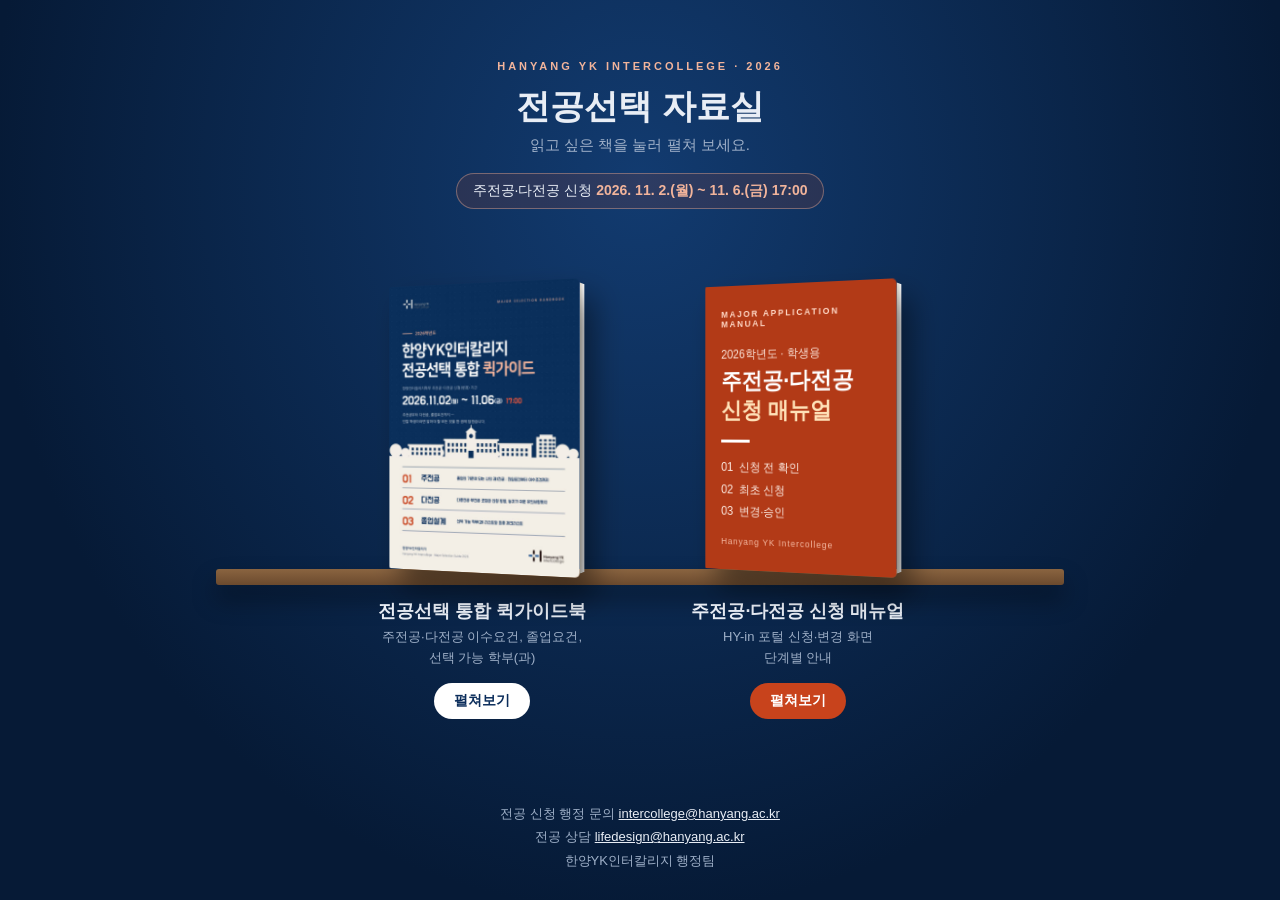
<file: index.html>
<!DOCTYPE html>
<html lang="ko">
<head>
<meta charset="UTF-8">
<meta name="viewport" content="width=device-width, initial-scale=1">
<title>전공선택 자료실 | 한양YK인터칼리지</title>
<meta name="description" content="2026학년도 한양YK인터칼리지 전공선택 퀵가이드북과 주전공·다전공 신청 매뉴얼">
<style>
  :root{--navy:#0B2D5B;--navy-deep:#061A36;--coral:#C8431C;--peach:#F2B49B;--ink:#E8EDF5;--muted:#9FB0C8;--shelf:#6B4A2E}
  *{box-sizing:border-box}
  body{
    margin:0;min-height:100dvh;color:var(--ink);
    background:radial-gradient(ellipse at 50% 20%,#123B70 0%,var(--navy-deep) 72%) fixed;
    font-family:'Pretendard','Apple SD Gothic Neo','Malgun Gothic','맑은 고딕',sans-serif;
    display:flex;flex-direction:column;align-items:center;
  }
  header{text-align:center;padding:56px 16px 8px}
  header small{font-size:11px;letter-spacing:3px;color:var(--peach);font-weight:700}
  header h1{margin:10px 0 8px;font-size:clamp(24px,5vw,34px);font-weight:800;line-height:1.3}
  header p{margin:0;color:var(--muted);font-size:15px}
  .period{display:inline-block;margin-top:18px;padding:8px 16px;border-radius:999px;background:rgba(200,67,28,.15);border:1px solid rgba(242,180,155,.4);font-size:14px}
  .period b{color:var(--peach)}

  .shelf{position:relative;width:100%;max-width:880px;padding:56px 16px 0;display:flex;justify-content:center;gap:clamp(28px,8vw,96px);flex-wrap:wrap}
  .book{display:block;text-decoration:none;color:inherit;width:220px;text-align:center}
  .book .obj{position:relative;height:300px;perspective:1200px;display:flex;align-items:flex-end;justify-content:center}
  .book .cover{
    position:relative;transform-style:preserve-3d;transform:rotateY(-22deg);transition:transform .45s ease;
    box-shadow:14px 18px 30px rgba(0,0,0,.45);border-radius:2px 5px 5px 2px;
  }
  .book .cover img{display:block;max-height:290px;max-width:220px;border-radius:2px 5px 5px 2px}
  /* 책등 */
  .book .cover::before{content:"";position:absolute;left:0;top:0;bottom:0;width:14px;transform:translateX(-14px) rotateY(-90deg);transform-origin:right;background:linear-gradient(90deg,#03122a,#0B2D5B)}
  /* 종이 단면 */
  .book .cover::after{content:"";position:absolute;right:0;top:4px;bottom:4px;width:16px;transform:translateX(16px) rotateY(90deg);transform-origin:left;background:repeating-linear-gradient(90deg,#fff 0 2px,#e6dfd1 2px 3px)}
  .book.manual .cover::before{background:linear-gradient(90deg,#5c1c0a,#B23A17)}
  /* 매뉴얼 원본 표지는 가로형이라 세로 책 표지를 CSS로 그립니다 */
  .css-cover{width:206px;height:290px;padding:24px 18px;text-align:left;background:#B23A17;color:#fff;border-radius:2px 5px 5px 2px;display:flex;flex-direction:column}
  .css-cover .en{font-size:9px;letter-spacing:2px;color:#FFD9C7;font-weight:700}
  .css-cover .yr{margin-top:18px;font-size:12px;color:#FBE3D8}
  .css-cover .tt{margin-top:4px;font-size:23px;line-height:1.3;font-weight:800}
  .css-cover .tt span{color:#FFE2B8}
  .css-cover .rule{width:32px;height:3px;background:#fff;margin:14px 0}
  .css-cover .toc{font-size:12px;line-height:1.9;color:#FDEDE5}
  .css-cover .ft{margin-top:auto;font-size:9px;letter-spacing:1px;color:#F4B9A2}
  .book:hover .cover,.book:focus-visible .cover{transform:rotateY(-6deg) translateY(-6px)}
  .book h2{margin:26px 0 4px;font-size:18px}
  .book p{margin:0;font-size:13px;color:var(--muted);line-height:1.6}
  .book .open{display:inline-block;margin-top:14px;padding:9px 20px;border-radius:999px;background:#fff;color:var(--navy);font-weight:700;font-size:14px}
  .book.manual .open{background:var(--coral);color:#fff}
  .plank{position:absolute;left:16px;right:16px;top:352px;height:16px;z-index:-1;background:linear-gradient(#8a6440,var(--shelf));border-radius:3px;box-shadow:0 14px 24px rgba(0,0,0,.4);pointer-events:none}

  footer{margin-top:auto;padding:40px 16px 28px;text-align:center;font-size:13px;color:var(--muted);line-height:1.8}
  footer a{color:var(--ink)}
  @media (max-width:560px){
    .plank{display:none}
    .shelf{padding-top:36px;gap:48px}
  }
</style>
</head>
<body>
  <header>
    <small>HANYANG YK INTERCOLLEGE · 2026</small>
    <h1>전공선택 자료실</h1>
    <p>읽고 싶은 책을 눌러 펼쳐 보세요.</p>
    <div class="period">주전공·다전공 신청 <b>2026. 11. 2.(월) ~ 11. 6.(금) 17:00</b></div>
  </header>

  <section class="shelf">
    <a class="book guide" href="guide.html">
      <div class="obj"><div class="cover"><img src="books/guide/cover-thumb.jpg" alt="전공선택 통합 퀵가이드 표지"></div></div>
      <h2>전공선택 통합 퀵가이드북</h2>
      <p>주전공·다전공 이수요건, 졸업요건,<br>선택 가능 학부(과)</p>
      <span class="open">펼쳐보기</span>
    </a>
    <a class="book manual" href="manual.html">
      <div class="obj"><div class="cover"><div class="css-cover" role="img" aria-label="주전공·다전공 신청 매뉴얼 표지">
        <span class="en">MAJOR APPLICATION MANUAL</span>
        <span class="yr">2026학년도 · 학생용</span>
        <span class="tt">주전공·다전공<br><span>신청 매뉴얼</span></span>
        <span class="rule"></span>
        <span class="toc">01&nbsp; 신청 전 확인<br>02&nbsp; 최초 신청<br>03&nbsp; 변경·승인</span>
        <span class="ft">Hanyang YK Intercollege</span>
      </div></div></div>
      <h2>주전공·다전공 신청 매뉴얼</h2>
      <p>HY-in 포털 신청·변경 화면<br>단계별 안내</p>
      <span class="open">펼쳐보기</span>
    </a>
    <div class="plank"></div>
  </section>

  <footer>
    전공 신청 행정 문의 <a href="mailto:intercollege@hanyang.ac.kr">intercollege@hanyang.ac.kr</a><br>
    전공 상담 <a href="mailto:lifedesign@hanyang.ac.kr">lifedesign@hanyang.ac.kr</a><br>
    한양YK인터칼리지 행정팀
  </footer>
</body>
</html>
</file>
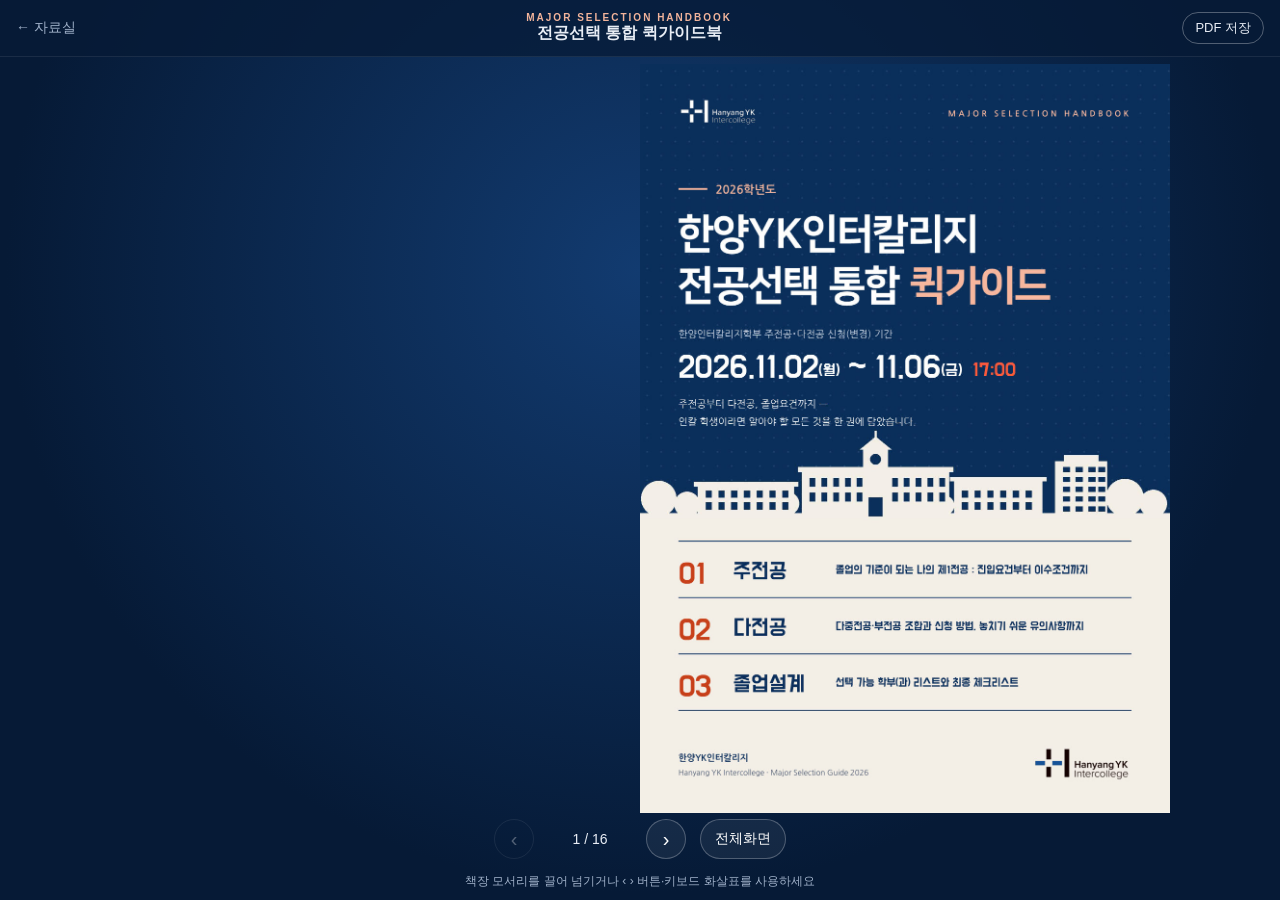
<file: guide.html>
<!DOCTYPE html>
<html lang="ko">
<head>
<meta charset="UTF-8">
<meta name="viewport" content="width=device-width, initial-scale=1">
<title>전공선택 통합 퀵가이드북 | 한양YK인터칼리지</title>
<meta name="description" content="2026학년도 한양YK인터칼리지 전공선택 통합 퀵가이드 — 주전공·다전공 이수요건과 졸업요건">
<meta property="og:title" content="2026학년도 한양YK인터칼리지 전공선택 통합 퀵가이드북">
<meta property="og:description" content="주전공부터 다전공, 졸업요건까지 한 권에 담았습니다.">
<meta property="og:image" content="books/guide/cover-thumb.jpg">
<link rel="stylesheet" href="assets/viewer.css">
</head>
<body data-dir="books/guide" data-pages="16" data-w="596" data-h="842" data-mode="spread">
  <header class="bar">
    <a class="back" href="./">&larr; 자료실</a>
    <div class="title"><small>MAJOR SELECTION HANDBOOK</small><b>전공선택 통합 퀵가이드북</b></div>
    <a class="dl" href="pdf/quickguide-2026.pdf" download>PDF 저장</a>
  </header>
  <main class="stage">
    <div class="book-wrap"><div class="fit"><div id="book"></div></div></div>
  </main>
  <nav class="ctrl">
    <button id="prev" class="arrow" aria-label="이전 쪽">&#8249;</button>
    <span id="pg">1 / 16</span>
    <button id="next" class="arrow" aria-label="다음 쪽">&#8250;</button>
    <button id="fs">전체화면</button>
  </nav>
  <p class="hint">책장 모서리를 끌어 넘기거나 ‹ › 버튼·키보드 화살표를 사용하세요</p>
  <div class="loading">책을 펼치는 중…</div>
  <script src="assets/page-flip.browser.js"></script>
  <script src="assets/viewer.js"></script>
</body>
</html>
</file>
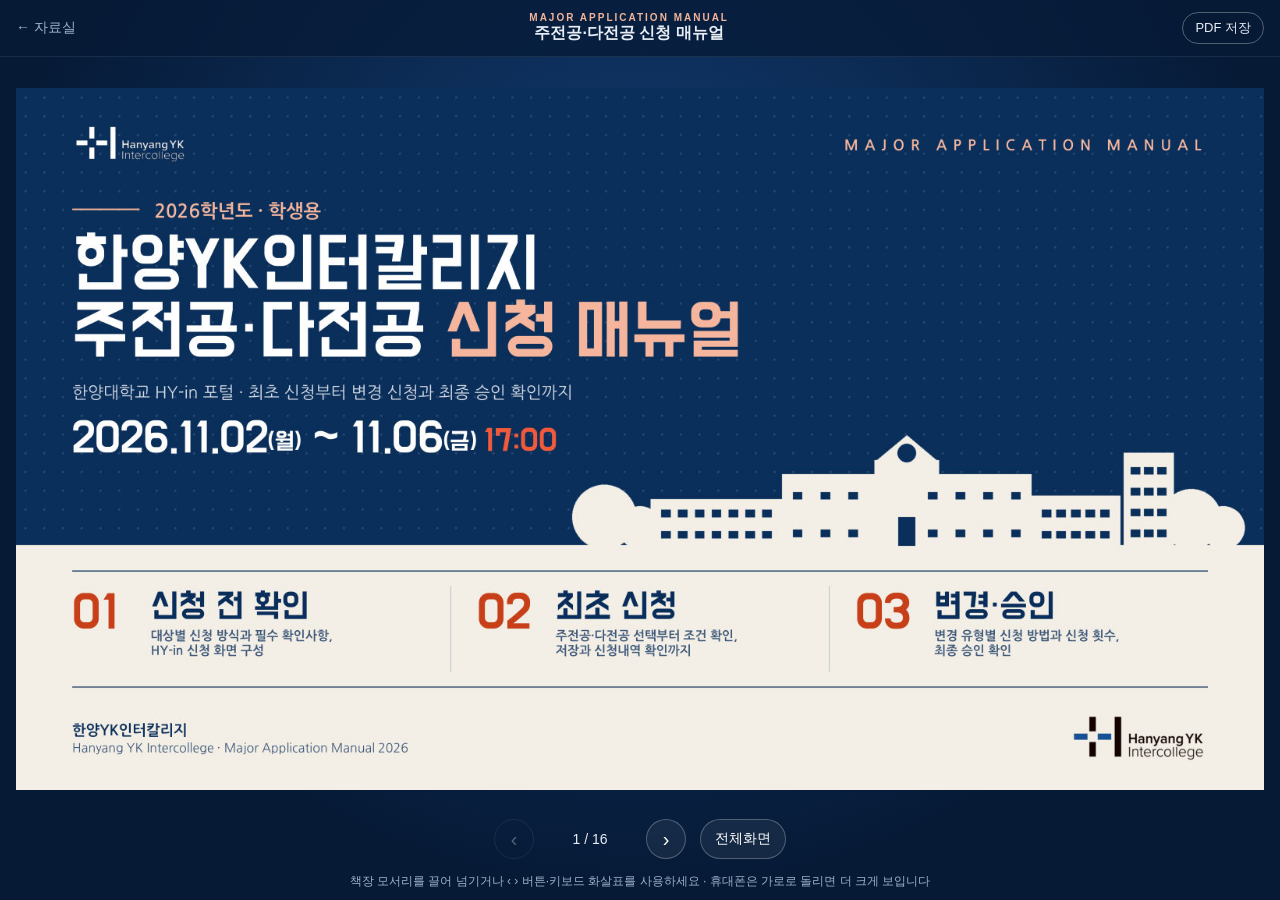
<file: manual.html>
<!DOCTYPE html>
<html lang="ko">
<head>
<meta charset="UTF-8">
<meta name="viewport" content="width=device-width, initial-scale=1">
<title>주전공·다전공 신청 매뉴얼 | 한양YK인터칼리지</title>
<meta name="description" content="한양YK인터칼리지 주전공·다전공 신청 매뉴얼(학생용) — HY-in 포털 신청 화면 단계별 안내">
<meta property="og:title" content="한양YK인터칼리지 주전공·다전공 신청 매뉴얼">
<meta property="og:description" content="최초 신청부터 변경 신청과 최종 승인 확인까지 단계별로 안내합니다.">
<meta property="og:image" content="books/manual/cover-thumb.jpg">
<link rel="stylesheet" href="assets/viewer.css">
</head>
<body data-dir="books/manual" data-pages="16" data-w="1200" data-h="675" data-mode="single">
  <header class="bar">
    <a class="back" href="./">&larr; 자료실</a>
    <div class="title"><small>MAJOR APPLICATION MANUAL</small><b>주전공·다전공 신청 매뉴얼</b></div>
    <a class="dl" href="pdf/application-manual-2026.pdf" download>PDF 저장</a>
  </header>
  <main class="stage">
    <div class="book-wrap"><div class="fit"><div id="book"></div></div></div>
  </main>
  <nav class="ctrl">
    <button id="prev" class="arrow" aria-label="이전 쪽">&#8249;</button>
    <span id="pg">1 / 16</span>
    <button id="next" class="arrow" aria-label="다음 쪽">&#8250;</button>
    <button id="fs">전체화면</button>
  </nav>
  <p class="hint">책장 모서리를 끌어 넘기거나 ‹ › 버튼·키보드 화살표를 사용하세요 · 휴대폰은 가로로 돌리면 더 크게 보입니다</p>
  <div class="loading">책을 펼치는 중…</div>
  <script src="assets/page-flip.browser.js"></script>
  <script src="assets/viewer.js"></script>
</body>
</html>
</file>
<file: assets/viewer.css>
:root{
  --navy:#0B2D5B;--navy-deep:#061A36;--coral:#C8431C;--peach:#F2B49B;--cream:#F3EEE6;
  --ink:#E8EDF5;--muted:#9FB0C8;
}
*{box-sizing:border-box}
html,body{margin:0;height:100%}
body{
  background:radial-gradient(ellipse at 50% 30%,#123B70 0%,var(--navy-deep) 70%) fixed;
  color:var(--ink);
  font-family:'Pretendard','Apple SD Gothic Neo','Malgun Gothic','맑은 고딕',sans-serif;
  display:flex;flex-direction:column;min-height:100dvh;overflow:hidden;
}
a{color:inherit}

/* 상단 바 */
.bar{display:flex;align-items:center;gap:12px;padding:12px 16px;background:rgba(6,26,54,.75);border-bottom:1px solid rgba(255,255,255,.08)}
.bar .back{text-decoration:none;font-size:14px;color:var(--muted);white-space:nowrap}
.bar .back:hover{color:#fff}
.bar .title{flex:1;min-width:0;text-align:center}
.bar .title small{display:block;font-size:10px;letter-spacing:2px;color:var(--peach);font-weight:700}
.bar .title b{display:block;font-size:16px;white-space:nowrap;overflow:hidden;text-overflow:ellipsis}
.bar .dl{font-size:13px;text-decoration:none;border:1px solid rgba(255,255,255,.3);border-radius:999px;padding:6px 12px;white-space:nowrap}
.bar .dl:hover{background:#fff;color:var(--navy)}

/* 책 무대 */
.stage{flex:1;width:100%;min-width:0;display:flex;align-items:center;justify-content:center;padding:20px 16px 8px;min-height:0}
.book-wrap{width:100%;min-width:0;max-width:1400px;height:calc(100dvh - 150px);display:flex;align-items:center;justify-content:center}
.fit{margin:0 auto;max-width:100%}
.page{background:#fff;overflow:hidden}
.page img{display:block;width:100%;height:100%;object-fit:contain;user-select:none;-webkit-user-drag:none;pointer-events:none}
.loading{position:absolute;inset:0;display:flex;align-items:center;justify-content:center;color:var(--muted);font-size:14px}

/* 하단 조작부 */
.ctrl{display:flex;align-items:center;justify-content:center;gap:14px;padding:10px 16px 14px}
.ctrl button{
  appearance:none;border:1px solid rgba(255,255,255,.25);background:rgba(255,255,255,.06);color:#fff;
  height:40px;min-width:40px;padding:0 14px;border-radius:999px;font:inherit;font-size:14px;cursor:pointer
}
.ctrl button:hover{background:#fff;color:var(--navy)}
.ctrl button:disabled{opacity:.3;cursor:default;background:transparent;color:#fff}
.ctrl .arrow{font-size:20px;line-height:1;padding:0}
.ctrl #pg{min-width:84px;text-align:center;font-variant-numeric:tabular-nums;font-size:14px;color:var(--ink)}
.hint{margin:0 0 10px;padding:0 16px;text-align:center;font-size:12px;color:var(--muted)}

@media (max-width:600px){
  .bar .title b{font-size:14px}
  .bar .dl{padding:5px 10px;font-size:12px}
  .ctrl{gap:8px}
  .ctrl #fs{display:none}
  .book-wrap{height:calc(100dvh - 160px)}
}
</file>
